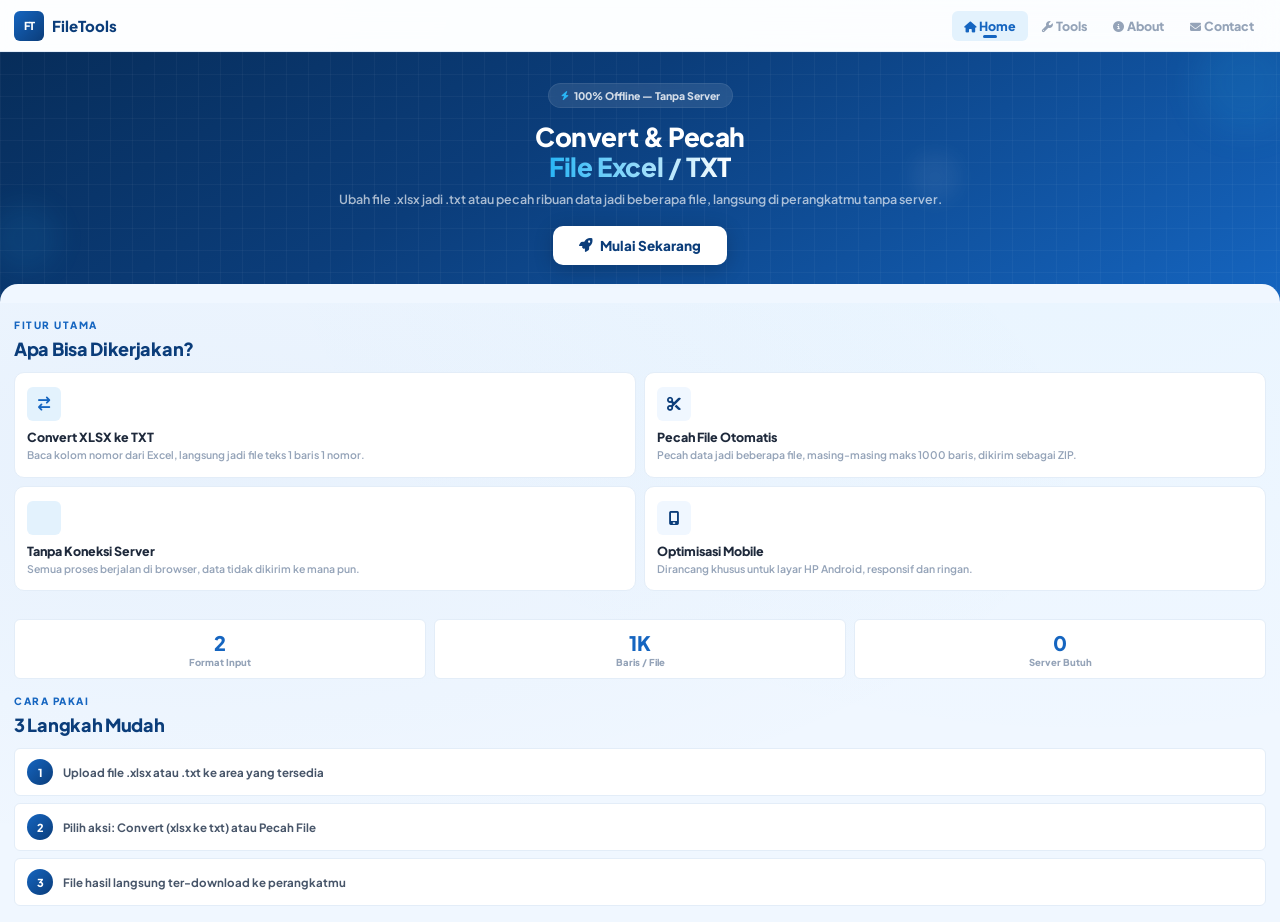
<file: index.html>
<!DOCTYPE html>
<html lang="id">
<head>
  <meta charset="UTF-8">
    <meta name="viewport" content="width=device-width,initial-scale=1.0,maximum-scale=1.0,user-scalable=no">
    <title>FileTools — Convert & Pecah File</title>
    <link rel="preconnect" href="https://fonts.googleapis.com">
    <link href="https://fonts.googleapis.com/css2?family=Plus+Jakarta+Sans:wght@400;600;700;800;900&display=swap" rel="stylesheet">
    <link rel="stylesheet" href="https://cdnjs.cloudflare.com/ajax/libs/font-awesome/6.5.1/css/all.min.css">
    <link rel="stylesheet" href="style.css">
</head>  
<body>
  <!-- Toast Container -->
    <div class="toast-box" id="toastBox" aria-live="polite"></div>

    <!-- Navbar -->
    <nav class="navbar" role="navigation" aria-label="Navigasi utama">
        <a href="index.html" class="nav-brand">
            <div class="nav-logo">FT</div>
            <span class="nav-brand-text">FileTools</span>
        </a>
        <div class="nav-links">
            <a href="index.html" class="nav-link active"><i class="fa-solid fa-house" style="margin-right:3px;font-size:11px"></i>Home</a>
            <a href="tools.html" class="nav-link"><i class="fa-solid fa-wrench" style="margin-right:3px;font-size:11px"></i>Tools</a>
            <a href="about.html" class="nav-link"><i class="fa-solid fa-circle-info" style="margin-right:3px;font-size:11px"></i>About</a>
            <a href="contact.html" class="nav-link"><i class="fa-solid fa-envelope" style="margin-right:3px;font-size:11px"></i>Contact</a>
        </div>
        <button class="hamburger" id="hamburger" aria-label="Buka menu" aria-expanded="false">
            <span></span><span></span><span></span>
        </button>
    </nav>
    <div class="mobile-overlay" id="mobileOverlay"></div>
    <div class="mobile-menu" id="mobileMenu">
        <a href="index.html" class="nav-link active"><i class="fa-solid fa-house"></i>Home</a>
        <a href="tools.html" class="nav-link"><i class="fa-solid fa-wrench"></i>Tools</a>
        <a href="about.html" class="nav-link"><i class="fa-solid fa-circle-info"></i>About</a>
        <a href="contact.html" class="nav-link"><i class="fa-solid fa-envelope"></i>Contact</a>
    </div>
    <!-- Halaman Home -->
    <main class="page">
        <section class="hero">
            <div class="hero-blob b1"></div>
            <div class="hero-blob b2"></div>
            <div class="hero-blob b3"></div>
            <div class="hero-content">
                <div class="hero-badge"><i class="fa-solid fa-bolt"></i>100% Offline — Tanpa Server</div>
                <h1 class="hero-title">Convert & Pecah<br><span>File Excel / TXT</span></h1>
                <p class="hero-sub">Ubah file .xlsx jadi .txt atau pecah ribuan data jadi beberapa file, langsung di perangkatmu tanpa server.</p>
                <a href="tools.html" class="hero-cta"><i class="fa-solid fa-rocket"></i>Mulai Sekarang</a>
            </div>
        </section>
        
        <section class="section">
            <div class="section-label">Fitur Utama</div>
            <div class="section-title">Apa Bisa Dikerjakan?</div>
            <div class="feat-grid">
                <div class="feat-card">
                    <div class="feat-icon fi-blue"><i class="fa-solid fa-arrow-right-arrow-left"></i></div>
                    <h3>Convert XLSX ke TXT</h3>
                    <p>Baca kolom nomor dari Excel, langsung jadi file teks 1 baris 1 nomor.</p>
                </div>
                <div class="feat-card">
                    <div class="feat-icon fi-dark"><i class="fa-solid fa-scissors"></i></div>
                    <h3>Pecah File Otomatis</h3>
                    <p>Pecah data jadi beberapa file, masing-masing maks 1000 baris, dikirim sebagai ZIP.</p>
                </div>
                <div class="feat-card">
                    <div class="feat-icon fi-blue"><i class="fa-solid fa-wifi-slash"></i></div>
                    <h3>Tanpa Koneksi Server</h3>
                    <p>Semua proses berjalan di browser, data tidak dikirim ke mana pun.</p>
                </div>
                <div class="feat-card">
                    <div class="feat-icon fi-dark"><i class="fa-solid fa-mobile-screen"></i></div>
                    <h3>Optimisasi Mobile</h3>
                    <p>Dirancang khusus untuk layar HP Android, responsif dan ringan.</p>
                </div>
            </div>
        </section>
        
        <div class="stats-row">
            <div class="stat-box"><div class="stat-num">2</div><div class="stat-label">Format Input</div></div>
            <div class="stat-box"><div class="stat-num">1K</div><div class="stat-label">Baris / File</div></div>
            <div class="stat-box"><div class="stat-num">0</div><div class="stat-label">Server Butuh</div></div>
        </div>

        <section class="section">
            <div class="section-label">Cara Pakai</div>
            <div class="section-title">3 Langkah Mudah</div>
            <div class="steps-list">
                <div class="step"><div class="step-num">1</div><div class="step-text">Upload file .xlsx atau .txt ke area yang tersedia</div></div>
                <div class="step"><div class="step-num">2</div><div class="step-text">Pilih aksi: Convert (xlsx ke txt) atau Pecah File</div></div>
                <div class="step"><div class="step-num">3</div><div class="step-text">File hasil langsung ter-download ke perangkatmu</div></div>
            </div>
        </section>
    </main>

    <script src="script.js"></script>
</body>
</html>
</file>
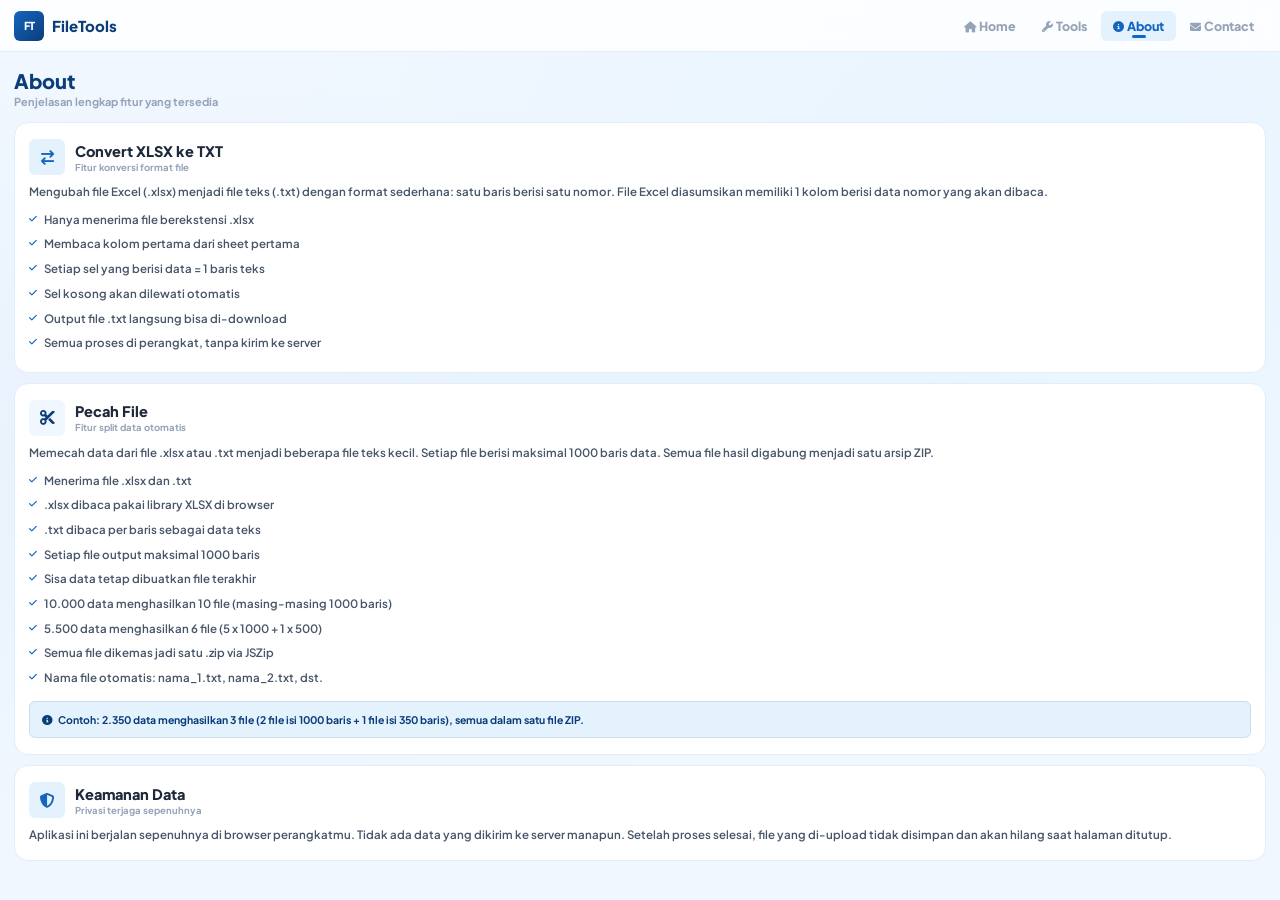
<file: about.html>
<!DOCTYPE html>
<html lang="id">
  <head>
    <meta charset="UTF-8">
    <meta name="viewport" content="width=device-width,initial-scale=1.0,maximum-scale=1.0,user-scalable=no">
    <title>About — FileTools</title>
    <link rel="preconnect" href="https://fonts.googleapis.com">
    <link href="https://fonts.googleapis.com/css2?family=Plus+Jakarta+Sans:wght@400;600;700;800;900&display=swap" rel="stylesheet">
    <link rel="stylesheet" href="https://cdnjs.cloudflare.com/ajax/libs/font-awesome/6.5.1/css/all.min.css">
    <link rel="stylesheet" href="style.css">
  </head>
  <body>

    <div class="toast-box" id="toastBox" aria-live="polite"></div>

    <!-- Navbar -->
    <nav class="navbar" role="navigation" aria-label="Navigasi utama">
        <a href="index.html" class="nav-brand">
            <div class="nav-logo">FT</div>
            <span class="nav-brand-text">FileTools</span>
        </a>
        <div class="nav-links">
            <a href="index.html" class="nav-link"><i class="fa-solid fa-house" style="margin-right:3px;font-size:11px"></i>Home</a>
            <a href="tools.html" class="nav-link"><i class="fa-solid fa-wrench" style="margin-right:3px;font-size:11px"></i>Tools</a>
            <a href="about.html" class="nav-link active"><i class="fa-solid fa-circle-info" style="margin-right:3px;font-size:11px"></i>About</a>
            <a href="contact.html" class="nav-link"><i class="fa-solid fa-envelope" style="margin-right:3px;font-size:11px"></i>Contact</a>
        </div>
        <button class="hamburger" id="hamburger" aria-label="Buka menu" aria-expanded="false">
            <span></span><span></span><span></span>
        </button>
    </nav>
    <div class="mobile-overlay" id="mobileOverlay"></div>
    <div class="mobile-menu" id="mobileMenu">
        <a href="index.html" class="nav-link"><i class="fa-solid fa-house"></i>Home</a>
        <a href="tools.html" class="nav-link"><i class="fa-solid fa-wrench"></i>Tools</a>
        <a href="about.html" class="nav-link active"><i class="fa-solid fa-circle-info"></i>About</a>
        <a href="contact.html" class="nav-link"><i class="fa-solid fa-envelope"></i>Contact</a>
    </div>
    <!-- Halaman About -->
    <main class="page">
        <div class="about-wrap">
            <div class="about-head">
                <h1>About</h1>
                <p>Penjelasan lengkap fitur yang tersedia</p>
            </div>

            <article class="about-card">
                <div class="ac-top">
                    <div class="ac-icon ic-blue"><i class="fa-solid fa-arrow-right-arrow-left"></i></div>
                    <div>
                        <h2>Convert XLSX ke TXT</h2>
                        <small>Fitur konversi format file</small>
                    </div>
                </div>
                <p>Mengubah file Excel (.xlsx) menjadi file teks (.txt) dengan format sederhana: satu baris berisi satu nomor. File Excel diasumsikan memiliki 1 kolom berisi data nomor yang akan dibaca.</p>
                <ul>
                    <li><i class="fa-solid fa-check"></i>Hanya menerima file berekstensi .xlsx</li>
                    <li><i class="fa-solid fa-check"></i>Membaca kolom pertama dari sheet pertama</li>
                    <li><i class="fa-solid fa-check"></i>Setiap sel yang berisi data = 1 baris teks</li>
                    <li><i class="fa-solid fa-check"></i>Sel kosong akan dilewati otomatis</li>
                    <li><i class="fa-solid fa-check"></i>Output file .txt langsung bisa di-download</li>
                    <li><i class="fa-solid fa-check"></i>Semua proses di perangkat, tanpa kirim ke server</li>
                </ul>
            </article>
            <article class="about-card">
                <div class="ac-top">
                    <div class="ac-icon ic-dark"><i class="fa-solid fa-scissors"></i></div>
                    <div>
                        <h2>Pecah File</h2>
                        <small>Fitur split data otomatis</small>
                    </div>
                </div>
                <p>Memecah data dari file .xlsx atau .txt menjadi beberapa file teks kecil. Setiap file berisi maksimal 1000 baris data. Semua file hasil digabung menjadi satu arsip ZIP.</p>
                <ul>
                    <li><i class="fa-solid fa-check"></i>Menerima file .xlsx dan .txt</li>
                    <li><i class="fa-solid fa-check"></i>.xlsx dibaca pakai library XLSX di browser</li>
                    <li><i class="fa-solid fa-check"></i>.txt dibaca per baris sebagai data teks</li>
                    <li><i class="fa-solid fa-check"></i>Setiap file output maksimal 1000 baris</li>
                    <li><i class="fa-solid fa-check"></i>Sisa data tetap dibuatkan file terakhir</li>
                    <li><i class="fa-solid fa-check"></i>10.000 data menghasilkan 10 file (masing-masing 1000 baris)</li>
                    <li><i class="fa-solid fa-check"></i>5.500 data menghasilkan 6 file (5 x 1000 + 1 x 500)</li>
                    <li><i class="fa-solid fa-check"></i>Semua file dikemas jadi satu .zip via JSZip</li>
                    <li><i class="fa-solid fa-check"></i>Nama file otomatis: nama_1.txt, nama_2.txt, dst.</li>
                </ul>
                <div class="about-note">
                    <p><i class="fa-solid fa-circle-info"></i>Contoh: 2.350 data menghasilkan 3 file (2 file isi 1000 baris + 1 file isi 350 baris), semua dalam satu file ZIP.</p>
                </div>
            </article>

            <article class="about-card">
                <div class="ac-top">
                    <div class="ac-icon ic-blue"><i class="fa-solid fa-shield-halved"></i></div>
                    <div>
                        <h2>Keamanan Data</h2>
                        <small>Privasi terjaga sepenuhnya</small>
                    </div>
                </div>
                <p>Aplikasi ini berjalan sepenuhnya di browser perangkatmu. Tidak ada data yang dikirim ke server manapun. Setelah proses selesai, file yang di-upload tidak disimpan dan akan hilang saat halaman ditutup.</p>
            </article>
        </div>
        </main>

    <script src="script.js"></script>
</body>
</html>
</file>
<file: style.css>
/* ============================================
   FileTools — Stylesheet Utama
   Tema: Putih & Biru | Padat | Bold | Modern
   ============================================ */

/* --- Variabel --- */
:root {
    --primary: #1565c0;
    --primary-dark: #0b3d7a;
    --primary-darker: #072d5a;
    --primary-light: #e3f2fd;
    --primary-lighter: #f0f7ff;
    --accent: #29b6f6;
    --bg: #f0f7ff;
    --card: #ffffff;
    --text: #1e293b;
    --text-light: #475569;
    --text-muted: #94a3b8;
    --border: #cddcee;
    --border-light: #e3edf8;
    --success: #059669;
    --success-bg: #d1fae5;
    --error: #dc2626;
    --error-bg: #fee2e2;
    --radius: 10px;
    --radius-sm: 6px;
    --radius-lg: 14px;
    --shadow: 0 1px 3px rgba(11,61,122,.06);
    --shadow-md: 0 4px 14px rgba(11,61,122,.1);
    --shadow-lg: 0 8px 28px rgba(11,61,122,.14);
    --nav-h: 52px;
    --font: 'Plus Jakarta Sans', -apple-system, BlinkMacSystemFont, 'Segoe UI', sans-serif;
}
/* --- Reset --- */
*, *::before, *::after { box-sizing: border-box; margin: 0; padding: 0; }
html { font-size: 16px; -webkit-tap-highlight-color: transparent; }
body {
    font-family: var(--font);
    font-weight: 700;
    color: var(--text);
    background: var(--bg);
    background-image: radial-gradient(ellipse at 15% 50%, rgba(21,101,192,.04) 0%, transparent 60%),
                      radial-gradient(ellipse at 85% 20%, rgba(41,182,246,.04) 0%, transparent 55%);
    min-height: 100dvh;
    overflow-x: hidden;
    -webkit-font-smoothing: antialiased;
}
a { text-decoration: none; color: inherit; }
button { font-family: var(--font); cursor: pointer; border: none; background: none; }
img { max-width: 100%; display: block; }
::-webkit-scrollbar { width: 4px; }
::-webkit-scrollbar-track { background: transparent; }
::-webkit-scrollbar-thumb { background: var(--border); border-radius: 4px; }

/* --- Navbar --- */
.navbar {
    position: fixed; top: 0; left: 0; right: 0; z-index: 900;
    height: var(--nav-h);
    background: rgba(255,255,255,.82);
    backdrop-filter: blur(16px); -webkit-backdrop-filter: blur(16px);
    border-bottom: 1px solid var(--border-light);
    display: flex; align-items: center; justify-content: space-between;
    padding: 0 14px;
}
.nav-brand {
    display: flex; align-items: center; gap: 8px;
}
.nav-logo {
    width: 30px; height: 30px; border-radius: var(--radius-sm);
    background: linear-gradient(135deg, var(--primary), var(--primary-dark));
    display: flex; align-items: center; justify-content: center;
    color: #fff; font-size: 11px; font-weight: 900; letter-spacing: -.5px;
}
.nav-brand-text { font-weight: 900; font-size: 15px; color: var(--primary-dark); }

/* Link navigasi desktop */
.nav-links { display: flex; gap: 2px; }
.nav-link {
    padding: 7px 12px; border-radius: var(--radius-sm);
    font-size: 12.5px; font-weight: 800; color: var(--text-muted);
    transition: color .2s, background .2s; position: relative;
}
.nav-link:hover { color: var(--primary); background: var(--primary-light); }
.nav-link.active { color: var(--primary); background: var(--primary-light); }
.nav-link.active::after {
    content: ''; position: absolute; bottom: 3px; left: 50%; transform: translateX(-50%);
    width: 14px; height: 2.5px; border-radius: 2px; background: var(--primary);
}

/* Hamburger */
.hamburger { display: none; padding: 8px; flex-direction: column; gap: 4.5px; }
.hamburger span {
    display: block; width: 18px; height: 2.5px; border-radius: 2px;
    background: var(--primary-dark); transition: all .3s; transform-origin: center;
}
.hamburger.open span:nth-child(1) { transform: rotate(45deg) translate(4.5px, 4.5px); }
.hamburger.open span:nth-child(2) { opacity: 0; }
.hamburger.open span:nth-child(3) { transform: rotate(-45deg) translate(4.5px, -4.5px); }

/* Menu mobile */
.mobile-overlay {
    display: none; position: fixed; inset: 0; z-index: 899;
    background: rgba(7,45,90,.3); opacity: 0; transition: opacity .25s;
}
.mobile-overlay.show { display: block; opacity: 1; }
.mobile-menu {
    position: fixed; top: var(--nav-h); right: 0; bottom: 0; z-index: 901;
    width: 240px; background: var(--card);
    border-left: 1px solid var(--border-light);
    padding: 10px 8px; display: none; flex-direction: column; gap: 2px;
    transform: translateX(100%); transition: transform .3s ease;
}
.mobile-menu.show { display: flex; transform: translateX(0); }
.mobile-menu .nav-link {
    padding: 12px 14px; border-radius: var(--radius-sm);
    font-size: 14px; display: flex; align-items: center; gap: 10px;
}
.mobile-menu .nav-link i { width: 18px; text-align: center; font-size: 14px; color: var(--primary); }
.mobile-menu .nav-link.active { background: var(--primary-light); }

/* --- Halaman --- */
.page { padding-top: var(--nav-h); min-height: 100dvh; }
/* ============================================
   HOME PAGE
   ============================================ */
.hero {
    position: relative; overflow: hidden;
    background: linear-gradient(150deg, var(--primary-darker) 0%, var(--primary-dark) 40%, var(--primary) 100%);
    padding: 30px 16px 38px; color: #fff;
}
/* Grid pattern overlay */
.hero::before {
    content: ''; position: absolute; inset: 0;
    background-image:
        linear-gradient(rgba(255,255,255,.035) 1px, transparent 1px),
        linear-gradient(90deg, rgba(255,255,255,.035) 1px, transparent 1px);
    background-size: 22px 22px; pointer-events: none;
}
/* Curved bottom */
.hero::after {
    content: ''; position: absolute; bottom: -1px; left: 0; right: 0;
    height: 20px; background: var(--bg); border-radius: 18px 18px 0 0;
}
/* Floating blobs */
.hero-blob {
    position: absolute; border-radius: 50%; pointer-events: none;
    animation: heroFloat 7s ease-in-out infinite;
}
.hero-blob.b1 { width: 100px; height: 100px; top: -20px; right: -15px; background: rgba(41,182,246,.1); filter: blur(16px); }
.hero-blob.b2 { width: 70px; height: 70px; bottom: 30px; left: -10px; background: rgba(41,182,246,.08); filter: blur(12px); animation-delay: -3s; }
.hero-blob.b3 { width: 50px; height: 50px; top: 40%; right: 25%; background: rgba(255,255,255,.06); filter: blur(10px); animation-delay: -5s; }
.hero-content { position: relative; z-index: 1; text-align: center; }
.hero-badge {
    display: inline-flex; align-items: center; gap: 5px;
    background: rgba(255,255,255,.1); backdrop-filter: blur(6px);
    padding: 5px 12px; border-radius: 16px;
    font-size: 10.5px; font-weight: 800; color: rgba(255,255,255,.8);
    border: 1px solid rgba(255,255,255,.08); margin-bottom: 14px;
}
.hero-badge i { font-size: 9px; color: var(--accent); }
.hero-title {
    font-size: 26px; font-weight: 900; line-height: 1.15;
    margin-bottom: 8px; letter-spacing: -.4px;
}
.hero-title span {
    background: linear-gradient(90deg, var(--accent), #fff);
    -webkit-background-clip: text; -webkit-text-fill-color: transparent;
    background-clip: text;
}
.hero-sub { font-size: 12.5px; font-weight: 600; color: rgba(255,255,255,.65); margin-bottom: 18px; line-height: 1.45; }
.hero-cta {
    display: inline-flex; align-items: center; gap: 7px;
    background: #fff; color: var(--primary-dark);
    padding: 11px 26px; border-radius: var(--radius);
    font-weight: 900; font-size: 13.5px;
    box-shadow: 0 4px 20px rgba(0,0,0,.2);
    transition: transform .2s, box-shadow .2s;
}
.hero-cta:hover { transform: translateY(-2px); box-shadow: 0 8px 28px rgba(0,0,0,.25); }
.hero-cta:active { transform: scale(.97); }
/* Fitur */
.section { padding: 16px 14px; }
.section-label { font-size: 10px; font-weight: 800; color: var(--primary); text-transform: uppercase; letter-spacing: 1.5px; margin-bottom: 6px; }
.section-title { font-size: 18px; font-weight: 900; color: var(--primary-dark); margin-bottom: 12px; letter-spacing: -.3px; }

.feat-grid { display: grid; grid-template-columns: 1fr 1fr; gap: 8px; }
.feat-card {
    background: var(--card); border: 1px solid var(--border-light);
    border-radius: var(--radius); padding: 14px 12px;
    transition: transform .2s, box-shadow .2s;
}
.feat-card:hover { transform: translateY(-2px); box-shadow: var(--shadow-md); }
.feat-icon {
    width: 34px; height: 34px; border-radius: var(--radius-sm);
    display: flex; align-items: center; justify-content: center;
    font-size: 14px; margin-bottom: 8px;
}
.feat-icon.fi-blue { background: var(--primary-light); color: var(--primary); }
.feat-icon.fi-dark { background: var(--primary-lighter); color: var(--primary-dark); }
.feat-card h3 { font-size: 12.5px; font-weight: 900; color: var(--text); margin-bottom: 3px; }
.feat-card p { font-size: 10.5px; font-weight: 600; color: var(--text-muted); line-height: 1.4; }

/* Stats */
.stats-row { display: grid; grid-template-columns: repeat(3,1fr); gap: 8px; padding: 0 14px; margin-top: 12px; }
.stat-box {
    background: var(--card); border: 1px solid var(--border-light);
    border-radius: var(--radius-sm); padding: 10px 8px; text-align: center;
}
.stat-num { font-size: 20px; font-weight: 900; color: var(--primary); }
.stat-label { font-size: 9.5px; font-weight: 800; color: var(--text-muted); margin-top: 1px; }
/* Langkah */
.steps-list { display: flex; flex-direction: column; gap: 7px; }
.step {
    display: flex; align-items: center; gap: 10px;
    background: var(--card); border: 1px solid var(--border-light);
    border-radius: var(--radius-sm); padding: 10px 12px;
}
.step-num {
    width: 26px; height: 26px; border-radius: 50%; flex-shrink: 0;
    background: linear-gradient(135deg, var(--primary), var(--primary-dark));
    color: #fff; font-size: 11px; font-weight: 900;
    display: flex; align-items: center; justify-content: center;
}
.step-text { font-size: 11.5px; font-weight: 700; color: var(--text-light); }

/* ============================================
   TOOLS PAGE
   ============================================ */
.tools-wrap { padding: 16px 14px 28px; }
.tools-head h1 { font-size: 20px; font-weight: 900; color: var(--primary-dark); margin-bottom: 2px; }
.tools-head p { font-size: 11px; font-weight: 700; color: var(--text-muted); margin-bottom: 14px; }

/* Upload zone */
.upload-zone {
    border: 2px dashed var(--border); border-radius: var(--radius-lg);
    background: var(--card); padding: 24px 14px; text-align: center;
    cursor: pointer; transition: border-color .25s, background .25s, transform .2s;
    position: relative;
}
.upload-zone:hover { border-color: var(--primary); }
.upload-zone.dragover { border-color: var(--accent); background: var(--primary-lighter); transform: scale(1.01); }
.upload-zone.has-file { border-color: var(--success); border-style: solid; background: var(--success-bg); }
.up-icon {
    width: 46px; height: 46px; border-radius: 50%; margin: 0 auto 10px;
    background: var(--primary-light); display: flex; align-items: center; justify-content: center;
    font-size: 20px; color: var(--primary); transition: all .25s;
}
.upload-zone.dragover .up-icon { transform: scale(1.12); background: var(--primary-light); }
.upload-zone.has-file .up-icon { background: rgba(5,150,105,.12); color: var(--success); }
.upload-zone h3 { font-size: 13.5px; font-weight: 900; color: var(--text); margin-bottom: 3px; }
.upload-zone .up-hint { font-size: 11px; font-weight: 600; color: var(--text-muted); margin-bottom: 10px; }
.upload-zone .fmt-tags { display: inline-flex; gap: 5px; }
.fmt-tag { padding: 2px 8px; border-radius: 4px; font-size: 9.5px; font-weight: 900; background: var(--primary-light); color: var(--primary); }
.file-input { display: none; }

/* File info bar */
.file-info {
    display: none; align-items: center; gap: 9px; margin-top: 10px;
    padding: 10px 12px; background: var(--success-bg);
    border: 1px solid rgba(5,150,105,.2); border-radius: var(--radius-sm);
}
.file-info.show { display: flex; }
.file-info i { color: var(--success); font-size: 15px; flex-shrink: 0; }
.file-info .fi-detail { flex: 1; min-width: 0; }
.file-info .fi-name { font-size: 12px; font-weight: 800; color: var(--text); white-space: nowrap; overflow: hidden; text-overflow: ellipsis; }
.file-info .fi-size { font-size: 10px; font-weight: 700; color: var(--text-muted); }
.file-info .fi-remove { color: var(--error); font-size: 14px; padding: 4px; transition: transform .15s; }
.file-info .fi-remove:hover { transform: scale(1.2); }
/* Tombol aksi */
.action-btns { display: grid; grid-template-columns: 1fr 1fr; gap: 8px; margin-top: 12px; }
.btn-action {
    padding: 13px 10px; border-radius: var(--radius);
    font-weight: 800; font-size: 13px; color: #fff;
    display: flex; flex-direction: column; align-items: center; gap: 5px;
    transition: transform .15s, box-shadow .2s, opacity .2s;
    position: relative; overflow: hidden;
}
.btn-action:active { transform: scale(.96); }
.btn-action.disabled { opacity: .35; pointer-events: none; }
.btn-action i { font-size: 17px; }

.btn-convert {
    background: linear-gradient(135deg, var(--primary), #1976d2);
    box-shadow: 0 4px 14px rgba(21,101,192,.3);
}
.btn-convert:hover { box-shadow: 0 6px 20px rgba(21,101,192,.4); }
.btn-split {
    background: linear-gradient(135deg, var(--primary-dark), var(--primary-darker));
    box-shadow: 0 4px 14px rgba(11,61,122,.3);
}
.btn-split:hover { box-shadow: 0 6px 20px rgba(11,61,122,.4); }
/* Progress */
.progress-wrap {
    display: none; margin-top: 12px; background: var(--card);
    border: 1px solid var(--border-light); border-radius: var(--radius);
    padding: 14px;
}
.progress-wrap.show { display: block; animation: slideUp .3s ease; }
.progress-label { font-size: 11.5px; font-weight: 800; color: var(--text-light); margin-bottom: 7px; }
.progress-track { height: 7px; border-radius: 4px; background: var(--primary-light); overflow: hidden; }
.progress-fill { height: 100%; border-radius: 4px; width: 0%; background: linear-gradient(90deg, var(--primary), var(--accent)); transition: width .35s ease; }
.progress-pct { font-size: 10px; font-weight: 800; color: var(--text-muted); margin-top: 5px; text-align: right; }
/* Result */
.result-wrap {
    display: none; margin-top: 12px; background: var(--card);
    border: 1px solid var(--border-light); border-radius: var(--radius);
    padding: 14px;
}
.result-wrap.show { display: block; animation: slideUp .3s ease; }
.result-head { display: flex; align-items: center; gap: 7px; margin-bottom: 10px; padding-bottom: 9px; border-bottom: 1px solid var(--border-light); }
.result-head i { color: var(--success); font-size: 15px; }
.result-head span { font-size: 13px; font-weight: 900; color: var(--text); }
.result-stats { display: grid; grid-template-columns: 1fr 1fr; gap: 8px; margin-bottom: 12px; }
.rs-box { padding: 9px; border-radius: var(--radius-sm); background: var(--primary-lighter); text-align: center; }
.rs-val { font-size: 18px; font-weight: 900; color: var(--primary); }
.rs-lbl { font-size: 9.5px; font-weight: 800; color: var(--text-muted); margin-top: 1px; }
.btn-download {
    width: 100%; padding: 12px; border-radius: var(--radius);
    background: linear-gradient(135deg, var(--success), #047857);
    color: #fff; font-weight: 900; font-size: 13.5px;
    display: flex; align-items: center; justify-content: center; gap: 7px;
    box-shadow: 0 4px 14px rgba(5,150,105,.3);
    transition: transform .15s, box-shadow .2s;
}
.btn-download:hover { box-shadow: 0 6px 20px rgba(5,150,105,.4); }
.btn-download:active { transform: scale(.97); }
/* ============================================
   ABOUT PAGE
   ============================================ */
.about-wrap { padding: 16px 14px 28px; }
.about-head h1 { font-size: 20px; font-weight: 900; color: var(--primary-dark); margin-bottom: 2px; }
.about-head p { font-size: 11px; font-weight: 700; color: var(--text-muted); margin-bottom: 14px; }
.about-card {
    background: var(--card); border: 1px solid var(--border-light);
    border-radius: var(--radius-lg); padding: 16px 14px; margin-bottom: 10px;
    transition: box-shadow .2s;
}
.about-card:hover { box-shadow: var(--shadow-md); }
.ac-top { display: flex; align-items: center; gap: 10px; margin-bottom: 8px; }
.ac-icon {
    width: 36px; height: 36px; border-radius: var(--radius-sm);
    display: flex; align-items: center; justify-content: center; font-size: 15px; flex-shrink: 0;
}
.ac-icon.ic-blue { background: var(--primary-light); color: var(--primary); }
.ac-icon.ic-dark { background: var(--primary-lighter); color: var(--primary-dark); }
.ac-top h2 { font-size: 14.5px; font-weight: 900; color: var(--text); }
.ac-top small { font-size: 9.5px; font-weight: 700; color: var(--text-muted); display: block; margin-top: 1px; }
.about-card > p { font-size: 11.5px; font-weight: 600; color: var(--text-light); line-height: 1.55; }
.about-card ul { list-style: none; margin-top: 7px; }
.about-card ul li {
    padding: 4px 0; font-size: 11.5px; font-weight: 600; color: var(--text-light);
    display: flex; align-items: flex-start; gap: 7px; line-height: 1.45;
}
.about-card ul li i { color: var(--primary); margin-top: 2px; font-size: 9px; flex-shrink: 0; }
.about-note {
    margin-top: 10px; padding: 10px 12px; border-radius: var(--radius-sm);
    background: var(--primary-light); border: 1px solid var(--border);
}
.about-note p { font-size: 10.5px; font-weight: 700; color: var(--primary-dark); line-height: 1.5; }
.about-note i { margin-right: 5px; }

/* ============================================
   CONTACT PAGE
   ============================================ */
.contact-wrap { padding: 16px 14px 28px; }
.contact-head h1 { font-size: 20px; font-weight: 900; color: var(--primary-dark); margin-bottom: 2px; }
.contact-head p { font-size: 11px; font-weight: 700; color: var(--text-muted); margin-bottom: 14px; }
.contact-card {
    display: flex; align-items: center; gap: 12px;
    background: var(--card); border: 1px solid var(--border-light);
    border-radius: var(--radius-lg); padding: 14px 12px; margin-bottom: 8px;
    transition: transform .2s, box-shadow .2s;
}
.contact-card:hover { transform: translateY(-1px); box-shadow: var(--shadow-md); }
.cc-icon {
    width: 40px; height: 40px; border-radius: var(--radius);
    display: flex; align-items: center; justify-content: center;
    font-size: 17px; flex-shrink: 0; color: #fff;
}
.cc-icon.ig { background: linear-gradient(135deg, #f09433, #dc2743, #bc1888); }
.cc-icon.tt { background: #010101; }
.cc-icon.wa { background: #25d366; }
.cc-icon.dev { background: linear-gradient(135deg, var(--primary), var(--primary-dark)); }
.cc-info { flex: 1; min-width: 0; }
.cc-info h3 { font-size: 12.5px; font-weight: 900; color: var(--text); }
.cc-info p { font-size: 10.5px; font-weight: 600; color: var(--text-muted); }
.cc-arrow { color: var(--text-muted); font-size: 13px; flex-shrink: 0; }
/* QRIS */
.qris-box {
    background: var(--card); border: 1px solid var(--border-light);
    border-radius: var(--radius-lg); padding: 16px; text-align: center; margin-top: 6px;
}
.qris-box h2 { font-size: 14px; font-weight: 900; color: var(--text); margin-bottom: 2px; }
.qris-box .qris-sub { font-size: 10.5px; font-weight: 600; color: var(--text-muted); margin-bottom: 12px; }
.qris-img {
    display: inline-block; padding: 10px; background: #fff;
    border-radius: var(--radius); border: 2px solid var(--border);
    box-shadow: var(--shadow);
}
.qris-img img { width: 180px; height: 180px; border-radius: 4px; }
/* ============================================
   TOAST
   ============================================ */
.toast-box {
    position: fixed; top: calc(var(--nav-h) + 8px); left: 12px; right: 12px;
    z-index: 1100; display: flex; flex-direction: column; gap: 6px;
    pointer-events: none;
}
.toast {
    padding: 10px 14px; border-radius: var(--radius-sm);
    font-size: 11.5px; font-weight: 700;
    display: flex; align-items: center; gap: 8px;
    box-shadow: var(--shadow-lg); pointer-events: auto;
    animation: toastIn .3s ease;
}
.toast.t-error { background: var(--error-bg); color: #991b1b; border: 1px solid #fecaca; }
.toast.t-success { background: var(--success-bg); color: #065f46; border: 1px solid #a7f3d0; }
.toast.t-info { background: var(--primary-light); color: var(--primary-dark); border: 1px solid var(--border); }
.toast i { font-size: 14px; flex-shrink: 0; }
.toast.out { animation: toastOut .3s ease forwards; }
/* ============================================
   ANIMASI
   ============================================ */
@keyframes heroFloat {
    0%, 100% { transform: translateY(0) scale(1); }
    50% { transform: translateY(-16px) scale(1.05); }
}
@keyframes slideUp {
    from { opacity: 0; transform: translateY(10px); }
    to { opacity: 1; transform: translateY(0); }
}
@keyframes toastIn {
    from { opacity: 0; transform: translateY(-12px); }
    to { opacity: 1; transform: translateY(0); }
}
@keyframes toastOut {
    to { opacity: 0; transform: translateY(-12px); }
}
@keyframes fadeIn {
    from { opacity: 0; } to { opacity: 1; }
}
/* ============================================
   RESPONSIVE
   ============================================ */
@media (max-width: 520px) {
    .nav-links { display: none; }
    .hamburger { display: flex; }
    .hero-title { font-size: 22px; }
    .hero-sub { font-size: 11.5px; }
    .feat-grid { grid-template-columns: 1fr; }
}
@media (prefers-reduced-motion: reduce) {
    *, *::before, *::after {
        animation-duration: .01ms !important;
        transition-duration: .01ms !important;
    }
}
</file>
